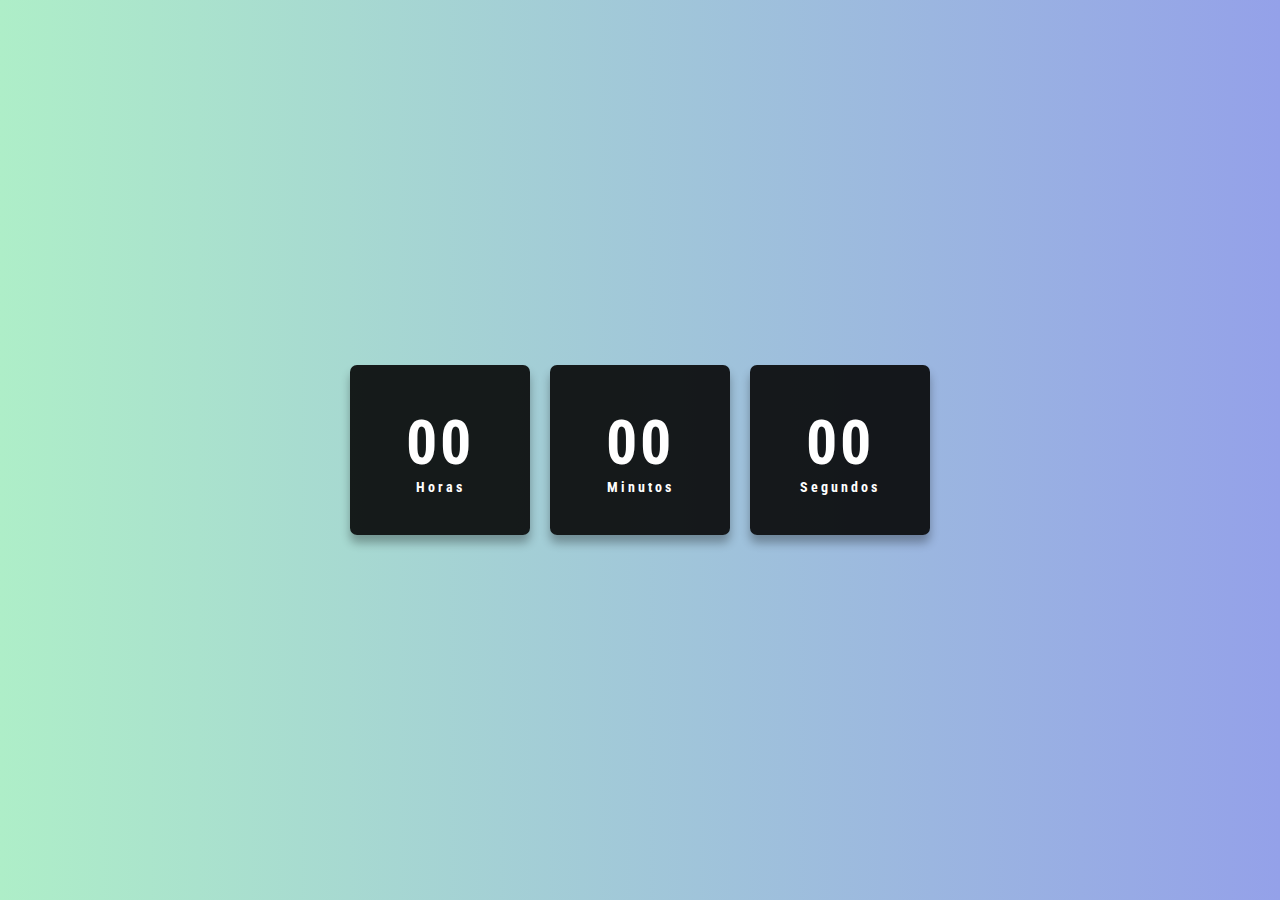
<file: relogio-digital/index.html>
<!DOCTYPE html>
<html lang="pt-br">
<head>
    <meta charset="UTF-8">
    <meta http-equiv="X-UA-Compatible" content="IE=edge">
    <meta name="viewport" content="width=device-width, initial-scale=1.0">
    
    <link rel="stylesheet" href="style.css">
    
    <title>Relógio Digital</title>
</head>
<body>
    <div class="relogio">
        <div>
            <span id="horas">00</span>
            <span class="tempo">Horas</span>
        </div>
        <div>
            <span id="minutos">00</span>
            <span class="tempo">Minutos</span>
        </div>
        <div>
            <span id="segundos">00</span>
            <span class="tempo">Segundos</span>
        </div>
    </div>

    <script src="script.js"></script>
</body>
</html>
</file>
<file: relogio-digital/style.css>
@import url('https://fonts.googleapis.com/css2?family=Roboto+Condensed:wght@300;400&display=swap');

* {
    margin: 0;
    padding: 0;
    font-family: 'Roboto Condensed', sans-serif;
}

body {
    height: 100vh;
    background: linear-gradient(90deg, rgba(174, 238, 200, 1) 0%, rgba(148, 161, 233, 1) 100%);
    display: flex;
    align-items: center;
    justify-content: center;
}

.relogio {
    display: flex;
    align-items: center;
    justify-content: space-around;
    height: 200px;
    width: 600px;
    border-radius: 3px;
}

.relogio div {
    display: flex;
    align-items: center;
    justify-content: center;
    flex-direction: column;
    height: 170px;
    width: 180px;
    color: #fff;
    background: rgba(5, 5, 5, 0.9);
    border-radius: 7px;
    box-shadow: 0px 8px 10px rgba(0, 0, 0, 0.3);
    letter-spacing: 3px;
}

.relogio span {
    font-weight: bold;
    font-size: 62px;
}

.relogio span.tempo {
    font-size: 14px;
}

@media screen and (max-width: 760px) {
    .relogio {
        flex-direction: column;
        height: 530px;
    }
}
</file>
